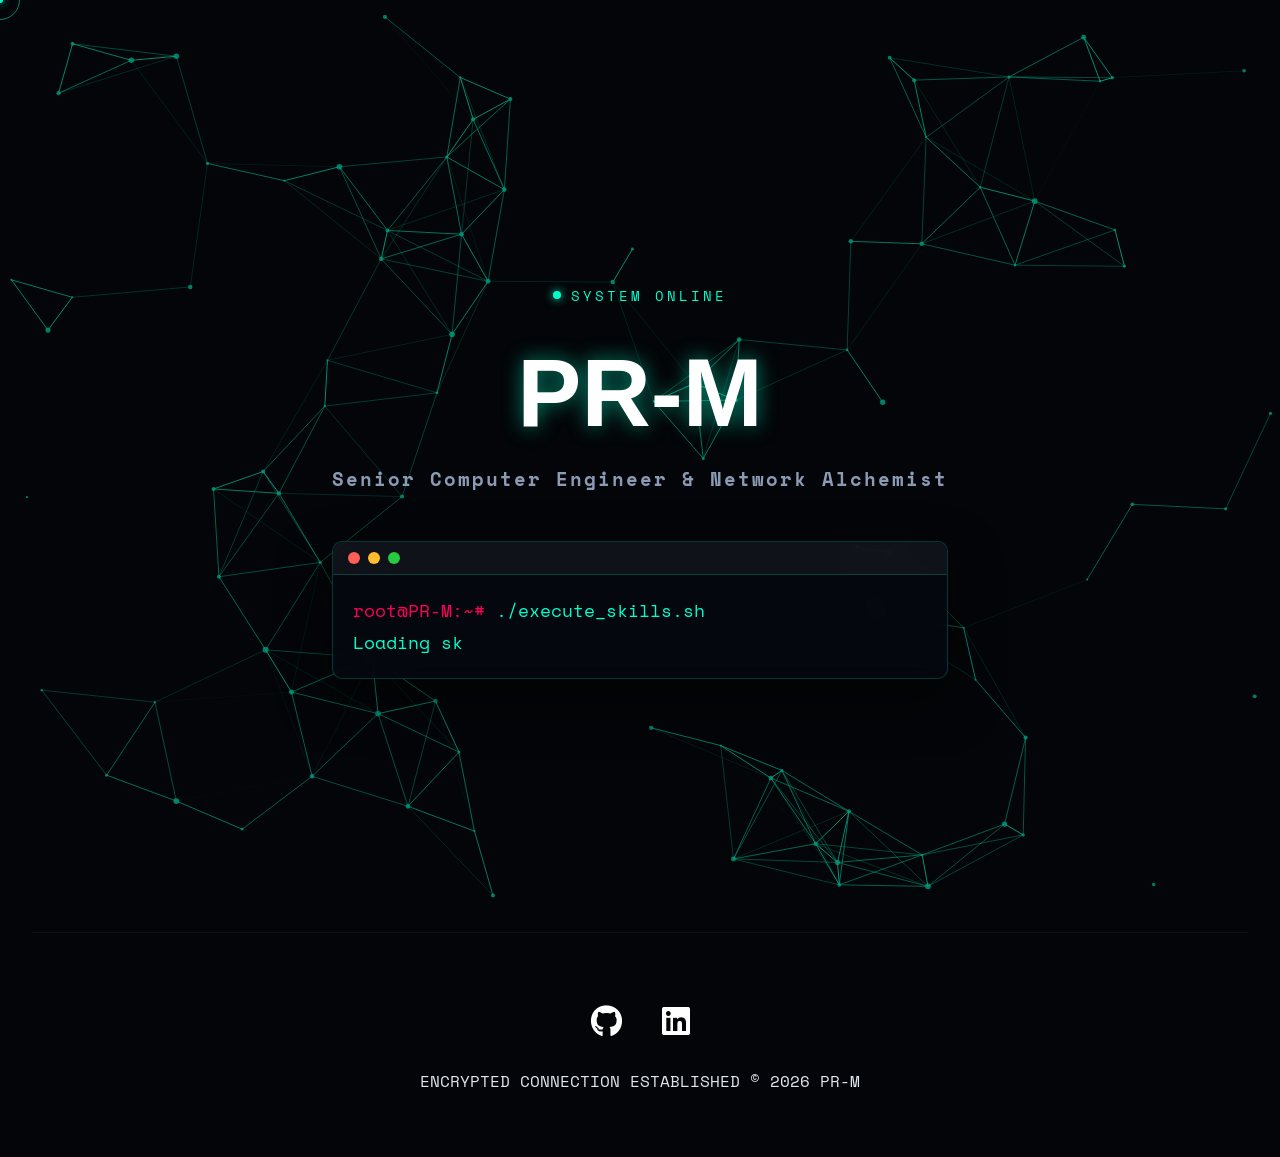
<file: index.html>
<!DOCTYPE html>
<html lang="en">
<head>
    <meta charset="UTF-8">
    <meta name="viewport" content="width=device-width, initial-scale=1.0">
    <title>PR-M | The Ultimate Engineer</title>
    <link href="https://cdnjs.cloudflare.com/ajax/libs/font-awesome/6.4.0/css/all.min.css" rel="stylesheet">
    <link rel="stylesheet" href="style.css">
</head>
<body>

    <div class="cursor-dot" data-cursor></div>
    <div class="cursor-outline" data-cursor></div>

    <canvas id="network-canvas"></canvas>

    <main class="wrapper">
        <header class="hero">
            <div class="hero-content text-glow">
                <p class="sys-status"><span></span> SYSTEM ONLINE</p>
                <h1 class="glitch-title" data-text="PR-M">PR-M</h1>
                <h2 class="hero-role">Senior Computer Engineer & Network Alchemist</h2>
                <div class="terminal-box">
                    <div class="terminal-header">
                        <span class="btn-close"></span>
                        <span class="btn-min"></span>
                        <span class="btn-max"></span>
                    </div>
                    <div class="terminal-body">
                        <p><span class="prompt">root@PR-M:~#</span> ./execute_skills.sh</p>
                        <p class="typewriter" id="typewriter-text"></p>
                    </div>
                </div>
            </div>
        </header>

        
        <footer class="footer">
            <div class="social-links">
                <a href="https://github.com/Scary-technologies" target="_blank" class="hover-glow"><i class="fab fa-github"></i></a>
                <a href="https://www.linkedin.com/in/ali-mirshahi-507948248" target="_blank" class="hover-glow"><i class="fab fa-linkedin"></i></a>
            </div>
            <p>ENCRYPTED CONNECTION ESTABLISHED &copy; 2026 PR-M</p>
        </footer>
    </main>

    <script src="script.js"></script>
</body>
</html>
</file>
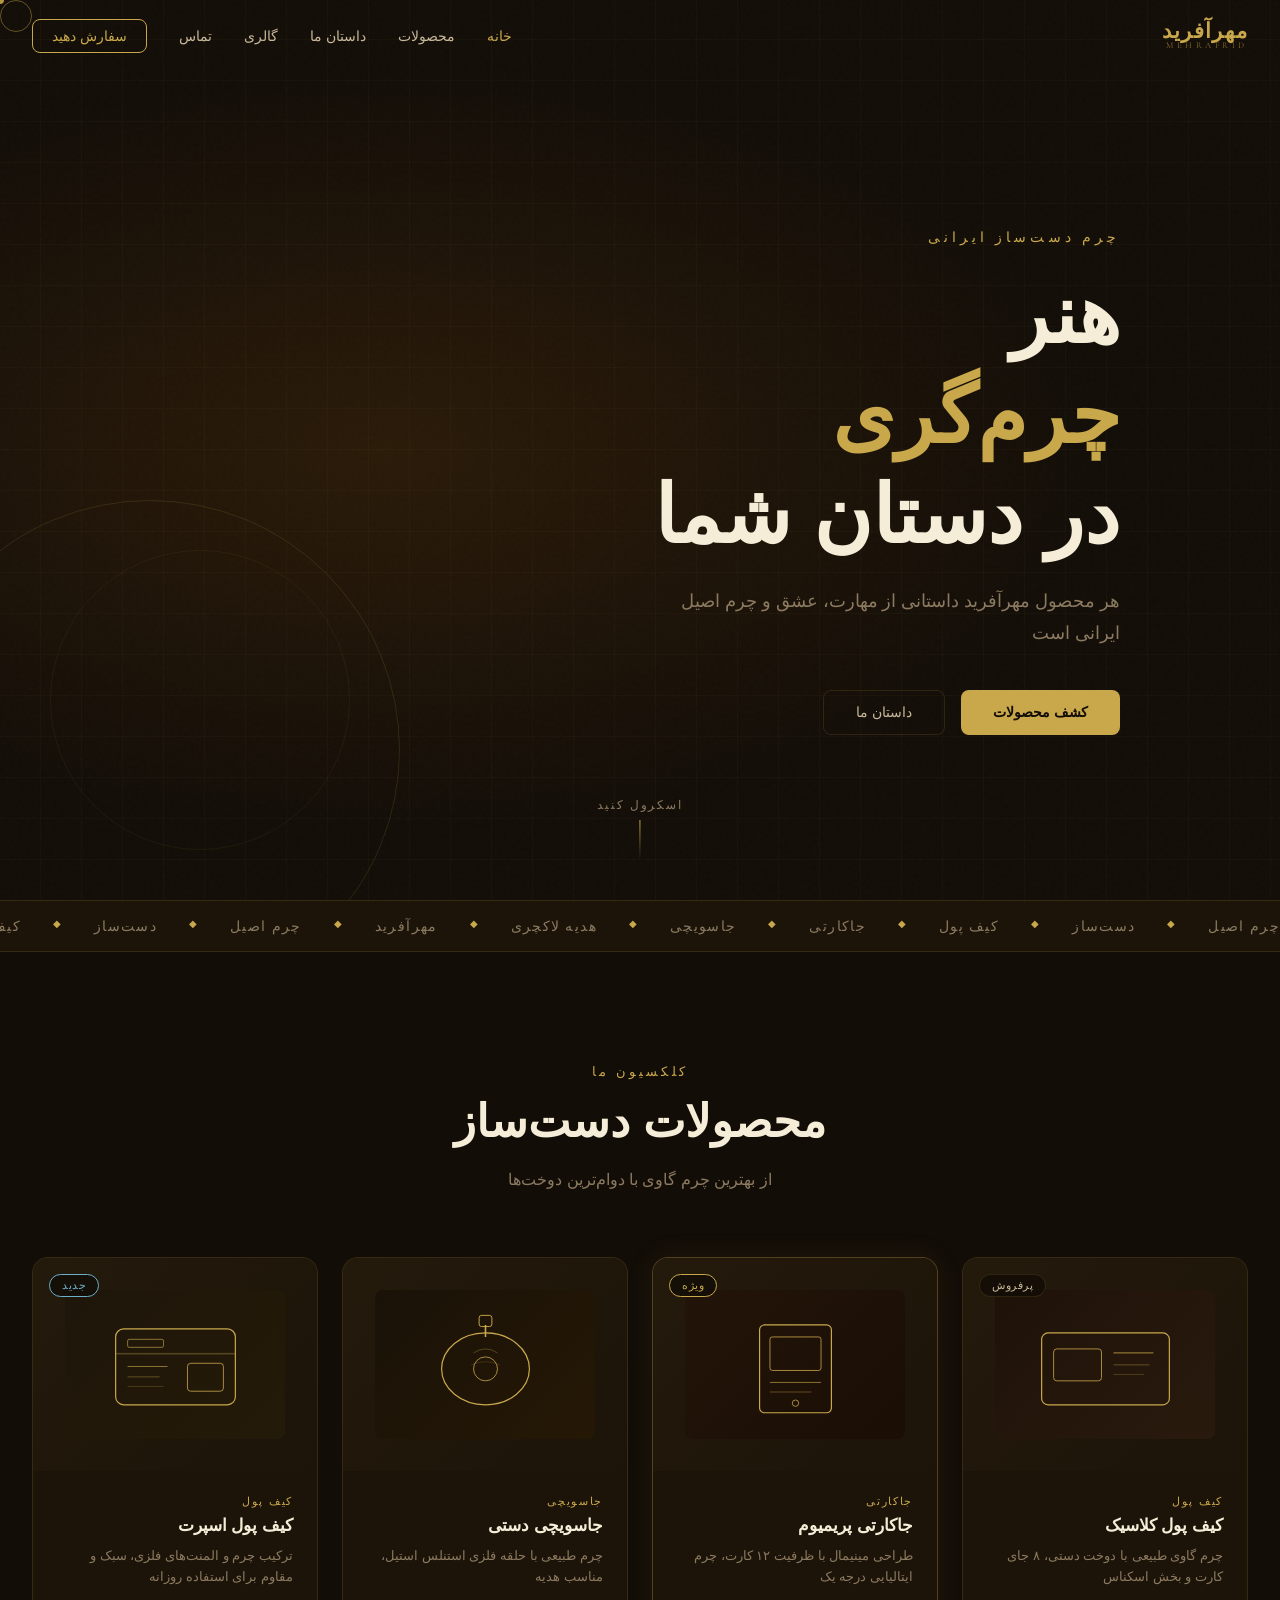
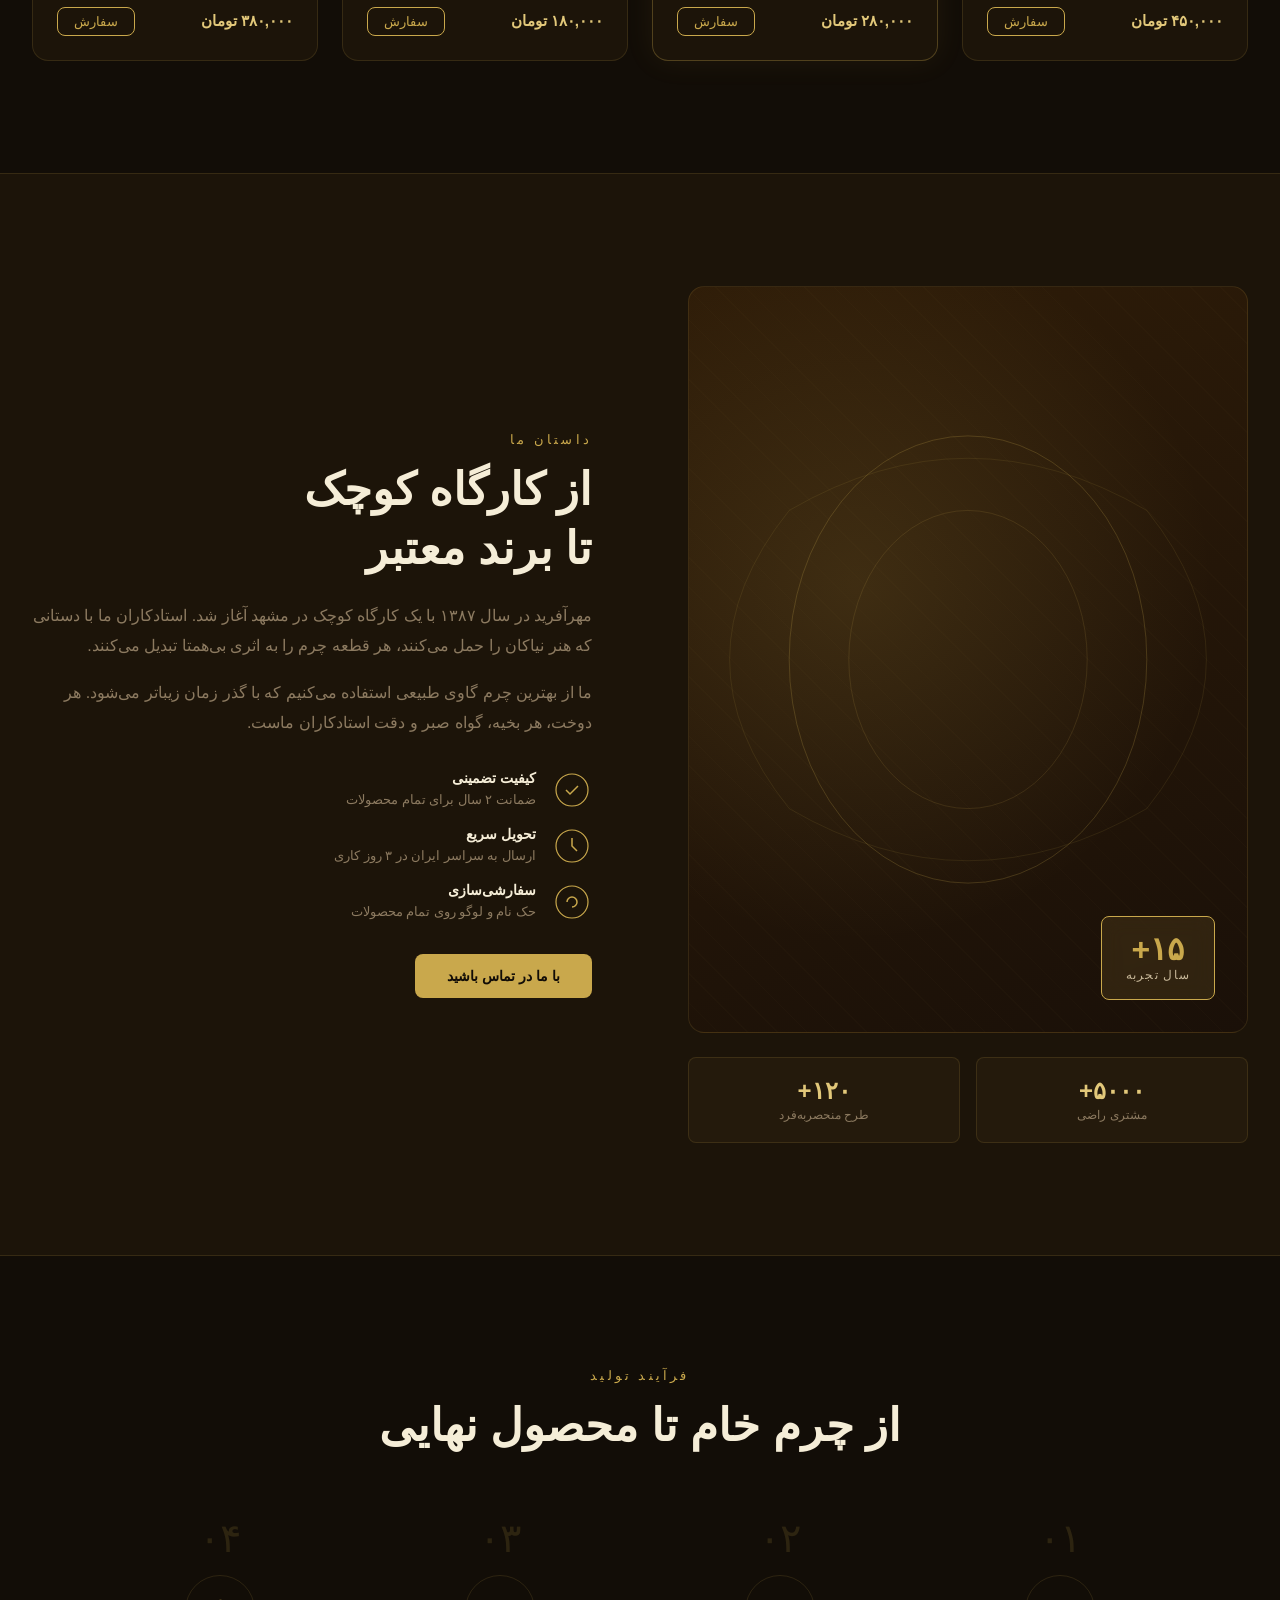
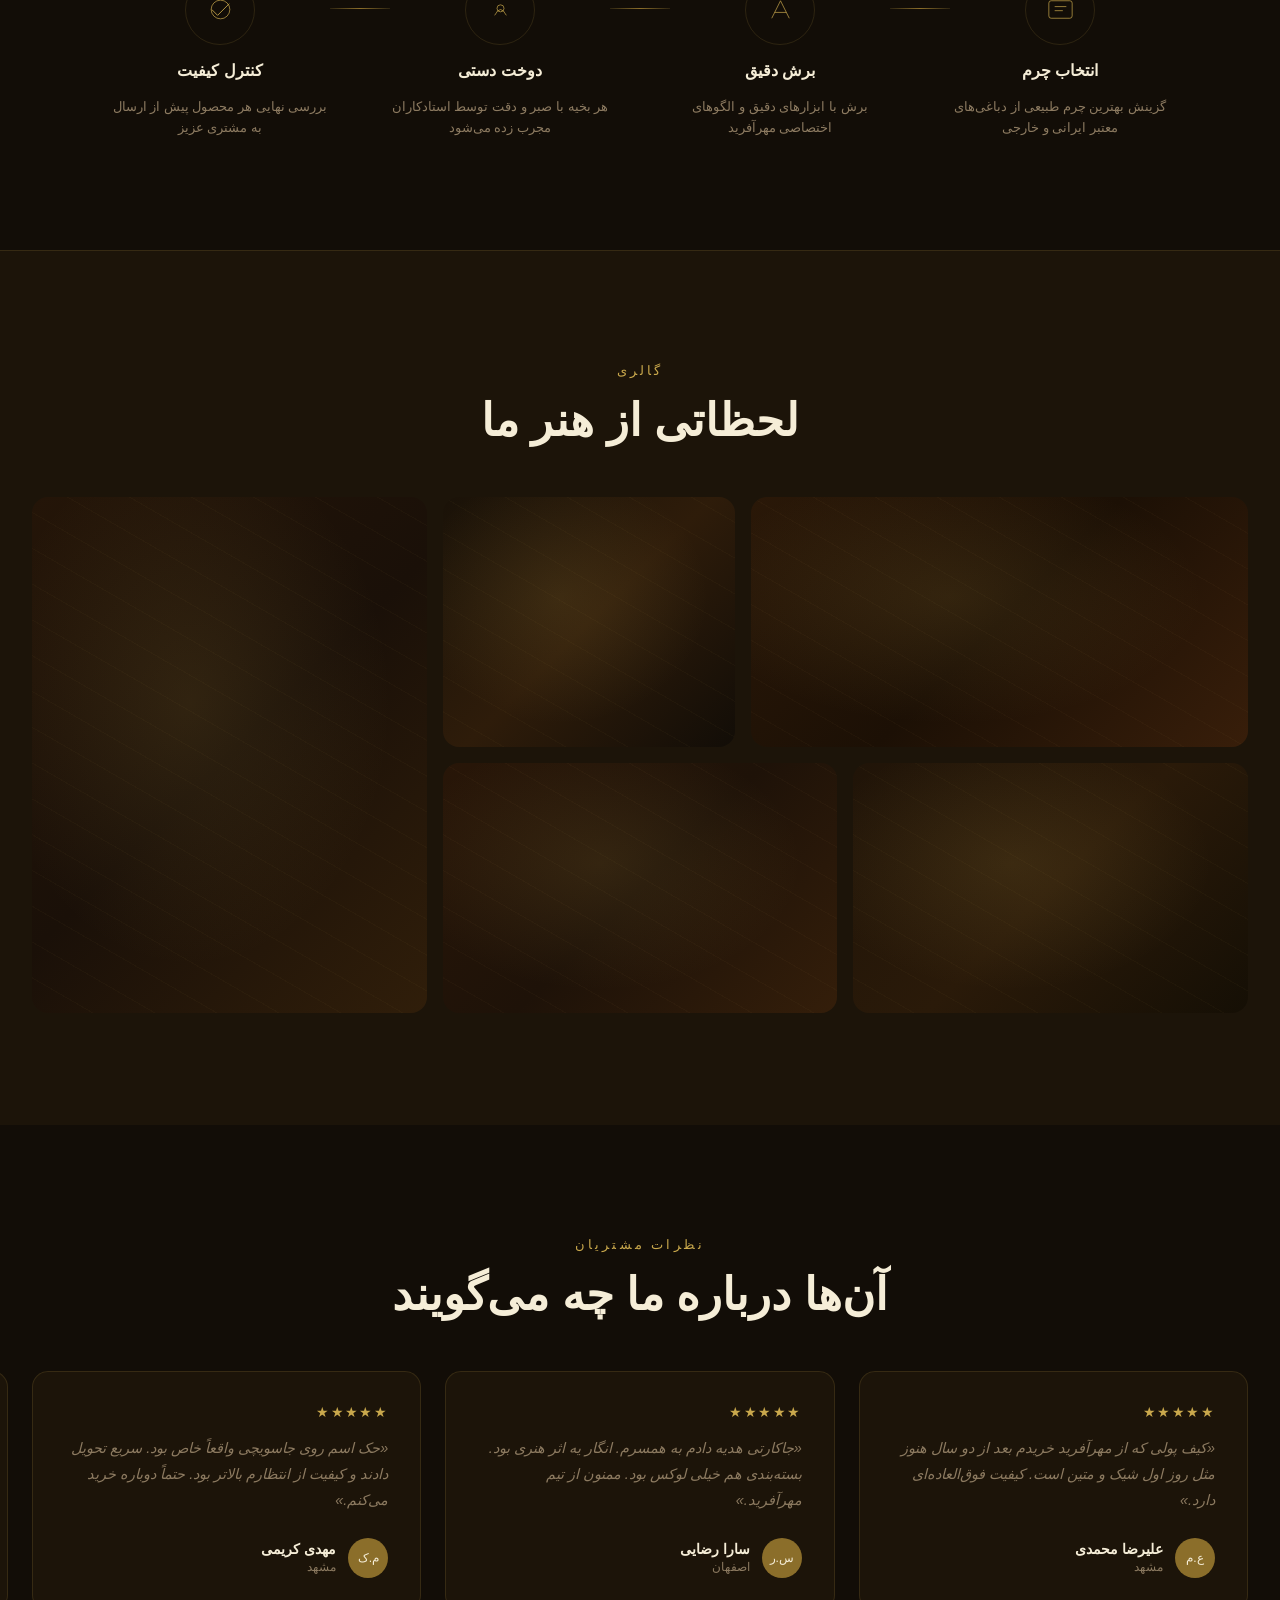
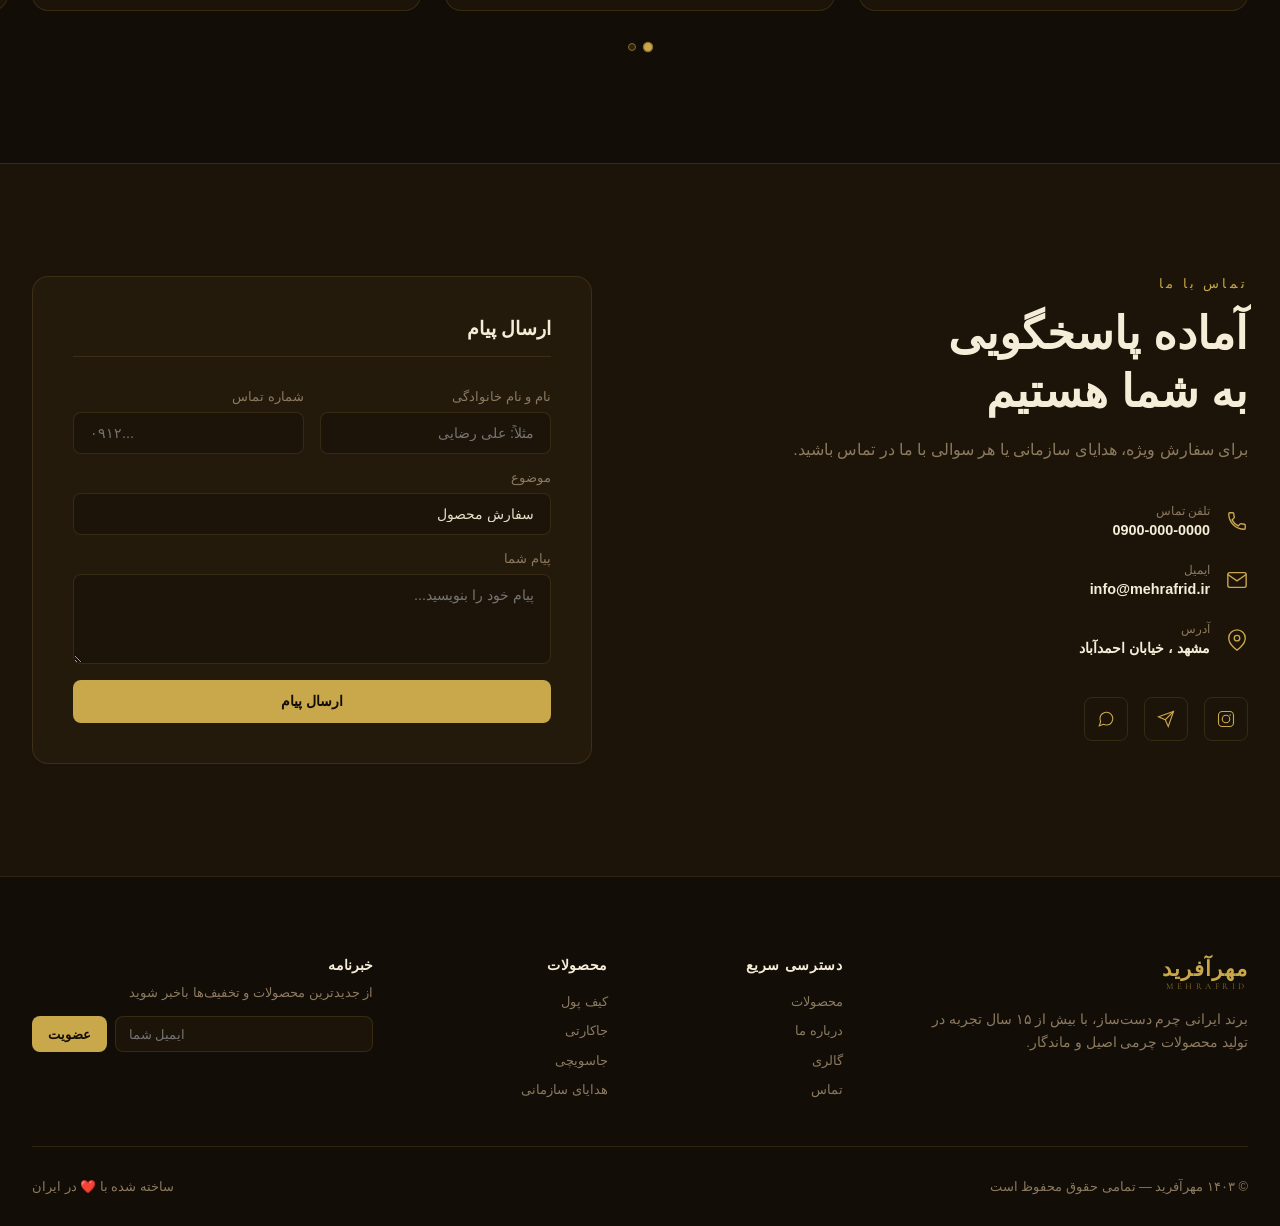
<file: Mehr/index.html>
<!DOCTYPE html>
<html lang="fa" dir="rtl">
<head>
  <meta charset="UTF-8" />
  <meta name="viewport" content="width=device-width, initial-scale=1.0" />
  <title>مهرآفرید | چرم دست‌ساز ایرانی</title>
  <link rel="stylesheet" href="style.css" />
  <link rel="preconnect" href="https://fonts.googleapis.com" />
  <link rel="preconnect" href="https://fonts.gstatic.com" crossorigin />
  <link href="https://fonts.googleapis.com/css2?family=Cormorant+Garamond:wght@300;400;500;600&display=swap" rel="stylesheet" />
</head>
<body>

  <!-- ===== PRELOADER ===== -->
  <div id="preloader">
    <div class="preloader-inner">
      <svg class="preloader-logo" viewBox="0 0 120 60" fill="none" xmlns="http://www.w3.org/2000/svg">
        <path class="logo-path" d="M10 50 Q30 10 60 30 Q90 50 110 10" stroke="#C9A84C" stroke-width="1.5" fill="none"/>
        <circle cx="60" cy="30" r="3" fill="#C9A84C"/>
      </svg>
      <div class="preloader-text">مهرآفرید</div>
      <div class="preloader-bar"><div class="preloader-fill"></div></div>
    </div>
  </div>

  <!-- ===== CURSOR ===== -->
  <div id="cursor"></div>
  <div id="cursor-follower"></div>

  <!-- ===== NAV ===== -->
  <nav id="navbar">
    <div class="nav-inner">
      <div class="nav-logo">
        <span class="logo-fa">مهرآفرید</span>
        <span class="logo-en">MEHRAFRID</span>
      </div>
      <ul class="nav-links">
        <li><a href="#hero">خانه</a></li>
        <li><a href="#products">محصولات</a></li>
        <li><a href="#story">داستان ما</a></li>
        <li><a href="#gallery">گالری</a></li>
        <li><a href="#contact">تماس</a></li>
      </ul>
      <button class="nav-cta">سفارش دهید</button>
      <button class="burger" id="burger" aria-label="منو">
        <span></span><span></span><span></span>
      </button>
    </div>
  </nav>

  <!-- Mobile Menu -->
  <div class="mobile-menu" id="mobileMenu">
    <ul>
      <li><a href="#hero" class="mob-link">خانه</a></li>
      <li><a href="#products" class="mob-link">محصولات</a></li>
      <li><a href="#story" class="mob-link">داستان ما</a></li>
      <li><a href="#gallery" class="mob-link">گالری</a></li>
      <li><a href="#contact" class="mob-link">تماس</a></li>
    </ul>
  </div>

  <!-- ===== HERO ===== -->
  <section id="hero">
    <div class="hero-bg">
      <div class="hero-texture"></div>
      <div class="hero-grain"></div>
    </div>
    <div class="hero-content">
      <div class="hero-eyebrow" data-reveal>چرم دست‌ساز ایرانی</div>
      <h1 class="hero-title" data-reveal>
        <span>هنر</span>
        <span class="title-accent">چرم‌گری</span>
        <span>در دستان شما</span>
      </h1>
      <p class="hero-sub" data-reveal>
        هر محصول مهرآفرید داستانی از مهارت، عشق و چرم اصیل ایرانی است
      </p>
      <div class="hero-actions" data-reveal>
        <a href="#products" class="btn-primary">کشف محصولات</a>
        <a href="#story" class="btn-ghost">داستان ما</a>
      </div>
    </div>
    <div class="hero-scroll-hint">
      <span>اسکرول کنید</span>
      <div class="scroll-line"></div>
    </div>
    <div class="hero-deco">
      <div class="deco-circle c1"></div>
      <div class="deco-circle c2"></div>
    </div>
  </section>

  <!-- ===== MARQUEE ===== -->
  <div class="marquee-wrap">
    <div class="marquee-track">
      <span>چرم اصیل</span><span class="dot">◆</span>
      <span>دست‌ساز</span><span class="dot">◆</span>
      <span>کیف پول</span><span class="dot">◆</span>
      <span>جاکارتی</span><span class="dot">◆</span>
      <span>جاسویچی</span><span class="dot">◆</span>
      <span>هدیه لاکچری</span><span class="dot">◆</span>
      <span>مهرآفرید</span><span class="dot">◆</span>
      <span>چرم اصیل</span><span class="dot">◆</span>
      <span>دست‌ساز</span><span class="dot">◆</span>
      <span>کیف پول</span><span class="dot">◆</span>
      <span>جاکارتی</span><span class="dot">◆</span>
      <span>جاسویچی</span><span class="dot">◆</span>
      <span>هدیه لاکچری</span><span class="dot">◆</span>
      <span>مهرآفرید</span><span class="dot">◆</span>
    </div>
  </div>

  <!-- ===== PRODUCTS ===== -->
  <section id="products">
    <div class="section-header" data-reveal>
      <div class="section-eyebrow">کلکسیون ما</div>
      <h2 class="section-title">محصولات دست‌ساز</h2>
      <p class="section-sub">از بهترین چرم گاوی با دوام‌ترین دوخت‌ها</p>
    </div>

    <div class="products-grid">

      <div class="product-card" data-reveal data-delay="0">
        <div class="product-visual">
          <div class="product-img-wrap">
            <div class="product-placeholder p1">
              <svg viewBox="0 0 200 140" xmlns="http://www.w3.org/2000/svg">
                <rect x="20" y="30" width="160" height="90" rx="8" fill="none" stroke="#C9A84C" stroke-width="1.5"/>
                <rect x="35" y="50" width="60" height="40" rx="4" fill="none" stroke="#C9A84C" stroke-width="1"/>
                <line x1="110" y1="55" x2="160" y2="55" stroke="#C9A84C" stroke-width="1"/>
                <line x1="110" y1="70" x2="155" y2="70" stroke="#C9A84C" stroke-width="0.8" stroke-opacity="0.6"/>
                <line x1="110" y1="82" x2="148" y2="82" stroke="#C9A84C" stroke-width="0.8" stroke-opacity="0.4"/>
              </svg>
            </div>
          </div>
          <div class="product-tag">پرفروش</div>
        </div>
        <div class="product-info">
          <div class="product-cat">کیف پول</div>
          <h3 class="product-name">کیف پول کلاسیک</h3>
          <p class="product-desc">چرم گاوی طبیعی با دوخت دستی، ۸ جای کارت و بخش اسکناس</p>
          <div class="product-footer">
            <span class="product-price">۴۵۰,۰۰۰ تومان</span>
            <button class="btn-add">سفارش</button>
          </div>
        </div>
      </div>

      <div class="product-card featured" data-reveal data-delay="100">
        <div class="product-visual">
          <div class="product-img-wrap">
            <div class="product-placeholder p2">
              <svg viewBox="0 0 200 140" xmlns="http://www.w3.org/2000/svg">
                <rect x="55" y="20" width="90" height="110" rx="6" fill="none" stroke="#C9A84C" stroke-width="1.5"/>
                <rect x="68" y="35" width="64" height="42" rx="3" fill="none" stroke="#C9A84C" stroke-width="1"/>
                <line x1="68" y1="92" x2="132" y2="92" stroke="#C9A84C" stroke-width="0.8"/>
                <line x1="68" y1="104" x2="120" y2="104" stroke="#C9A84C" stroke-width="0.8" stroke-opacity="0.6"/>
                <circle cx="100" cy="118" r="4" fill="none" stroke="#C9A84C" stroke-width="1"/>
              </svg>
            </div>
          </div>
          <div class="product-tag gold">ویژه</div>
        </div>
        <div class="product-info">
          <div class="product-cat">جاکارتی</div>
          <h3 class="product-name">جاکارتی پریمیوم</h3>
          <p class="product-desc">طراحی مینیمال با ظرفیت ۱۲ کارت، چرم ایتالیایی درجه یک</p>
          <div class="product-footer">
            <span class="product-price">۲۸۰,۰۰۰ تومان</span>
            <button class="btn-add">سفارش</button>
          </div>
        </div>
      </div>

      <div class="product-card" data-reveal data-delay="200">
        <div class="product-visual">
          <div class="product-img-wrap">
            <div class="product-placeholder p3">
              <svg viewBox="0 0 200 140" xmlns="http://www.w3.org/2000/svg">
                <ellipse cx="100" cy="75" rx="55" ry="45" fill="none" stroke="#C9A84C" stroke-width="1.5"/>
                <circle cx="100" cy="75" r="15" fill="none" stroke="#C9A84C" stroke-width="1"/>
                <line x1="100" y1="20" x2="100" y2="35" stroke="#C9A84C" stroke-width="2"/>
                <rect x="92" y="8" width="16" height="14" rx="3" fill="none" stroke="#C9A84C" stroke-width="1.2"/>
                <path d="M85 55 Q100 45 115 55" fill="none" stroke="#C9A84C" stroke-width="0.8" stroke-opacity="0.5"/>
                <path d="M82 70 Q100 62 118 70" fill="none" stroke="#C9A84C" stroke-width="0.8" stroke-opacity="0.3"/>
              </svg>
            </div>
          </div>
        </div>
        <div class="product-info">
          <div class="product-cat">جاسویچی</div>
          <h3 class="product-name">جاسویچی دستی</h3>
          <p class="product-desc">چرم طبیعی با حلقه فلزی استنلس استیل، مناسب هدیه</p>
          <div class="product-footer">
            <span class="product-price">۱۸۰,۰۰۰ تومان</span>
            <button class="btn-add">سفارش</button>
          </div>
        </div>
      </div>

      <div class="product-card" data-reveal data-delay="300">
        <div class="product-visual">
          <div class="product-img-wrap">
            <div class="product-placeholder p4">
              <svg viewBox="0 0 200 140" xmlns="http://www.w3.org/2000/svg">
                <rect x="25" y="25" width="150" height="95" rx="10" fill="none" stroke="#C9A84C" stroke-width="1.5"/>
                <rect x="25" y="55" width="150" height="2" fill="#C9A84C" fill-opacity="0.3"/>
                <rect x="40" y="38" width="45" height="10" rx="2" fill="none" stroke="#C9A84C" stroke-width="0.8"/>
                <line x1="40" y1="72" x2="90" y2="72" stroke="#C9A84C" stroke-width="0.8"/>
                <line x1="40" y1="85" x2="80" y2="85" stroke="#C9A84C" stroke-width="0.8" stroke-opacity="0.6"/>
                <line x1="40" y1="97" x2="85" y2="97" stroke="#C9A84C" stroke-width="0.8" stroke-opacity="0.4"/>
                <rect x="115" y="68" width="45" height="35" rx="4" fill="none" stroke="#C9A84C" stroke-width="1"/>
              </svg>
            </div>
          </div>
          <div class="product-tag new">جدید</div>
        </div>
        <div class="product-info">
          <div class="product-cat">کیف پول</div>
          <h3 class="product-name">کیف پول اسپرت</h3>
          <p class="product-desc">ترکیب چرم و المنت‌های فلزی، سبک و مقاوم برای استفاده روزانه</p>
          <div class="product-footer">
            <span class="product-price">۳۸۰,۰۰۰ تومان</span>
            <button class="btn-add">سفارش</button>
          </div>
        </div>
      </div>

    </div>
  </section>

  <!-- ===== STORY ===== -->
  <section id="story">
    <div class="story-inner">
      <div class="story-visual" data-reveal>
        <div class="story-img-frame">
          <div class="story-img-bg"></div>
          <div class="story-badge">
            <span class="badge-num">۱۵+</span>
            <span class="badge-label">سال تجربه</span>
          </div>
        </div>
        <div class="story-stat-row">
          <div class="story-stat">
            <span class="stat-n">۵۰۰۰+</span>
            <span class="stat-l">مشتری راضی</span>
          </div>
          <div class="story-stat">
            <span class="stat-n">۱۲۰+</span>
            <span class="stat-l">طرح منحصربه‌فرد</span>
          </div>
        </div>
      </div>
      <div class="story-text" data-reveal>
        <div class="section-eyebrow">داستان ما</div>
        <h2 class="section-title">از کارگاه کوچک<br/>تا برند معتبر</h2>
        <p>
          مهرآفرید در سال ۱۳۸۷ با یک کارگاه کوچک در مشهد آغاز شد. استادکاران ما با دستانی که هنر نیاکان را حمل می‌کنند، هر قطعه چرم را به اثری بی‌همتا تبدیل می‌کنند.
        </p>
        <p>
          ما از بهترین چرم گاوی طبیعی استفاده می‌کنیم که با گذر زمان زیباتر می‌شود. هر دوخت، هر بخیه، گواه صبر و دقت استادکاران ماست.
        </p>
        <div class="story-values">
          <div class="value-item">
            <div class="value-icon">
              <svg viewBox="0 0 40 40" fill="none"><circle cx="20" cy="20" r="16" stroke="#C9A84C" stroke-width="1.2"/><path d="M14 20l4 4 8-8" stroke="#C9A84C" stroke-width="1.5"/></svg>
            </div>
            <div>
              <strong>کیفیت تضمینی</strong>
              <span>ضمانت ۲ سال برای تمام محصولات</span>
            </div>
          </div>
          <div class="value-item">
            <div class="value-icon">
              <svg viewBox="0 0 40 40" fill="none"><circle cx="20" cy="20" r="16" stroke="#C9A84C" stroke-width="1.2"/><path d="M20 12v8l5 5" stroke="#C9A84C" stroke-width="1.5"/></svg>
            </div>
            <div>
              <strong>تحویل سریع</strong>
              <span>ارسال به سراسر ایران در ۳ روز کاری</span>
            </div>
          </div>
          <div class="value-item">
            <div class="value-icon">
              <svg viewBox="0 0 40 40" fill="none"><circle cx="20" cy="20" r="16" stroke="#C9A84C" stroke-width="1.2"/><path d="M15 20c0-2.76 2.24-5 5-5s5 2.24 5 5-2.24 5-5 5" stroke="#C9A84C" stroke-width="1.5"/></svg>
            </div>
            <div>
              <strong>سفارشی‌سازی</strong>
              <span>حک نام و لوگو روی تمام محصولات</span>
            </div>
          </div>
        </div>
        <a href="#contact" class="btn-primary">با ما در تماس باشید</a>
      </div>
    </div>
  </section>

  <!-- ===== PROCESS ===== -->
  <section id="process">
    <div class="process-header" data-reveal>
      <div class="section-eyebrow">فرآیند تولید</div>
      <h2 class="section-title">از چرم خام تا محصول نهایی</h2>
    </div>
    <div class="process-steps">
      <div class="process-step" data-reveal data-delay="0">
        <div class="step-num">۰۱</div>
        <div class="step-icon">
          <svg viewBox="0 0 60 60" fill="none"><rect x="10" y="15" width="40" height="30" rx="4" stroke="#C9A84C" stroke-width="1.2"/><path d="M20 25h20M20 32h14" stroke="#C9A84C" stroke-width="1.2"/></svg>
        </div>
        <h4>انتخاب چرم</h4>
        <p>گزینش بهترین چرم طبیعی از دباغی‌های معتبر ایرانی و خارجی</p>
      </div>
      <div class="step-connector" data-reveal></div>
      <div class="process-step" data-reveal data-delay="150">
        <div class="step-num">۰۲</div>
        <div class="step-icon">
          <svg viewBox="0 0 60 60" fill="none"><path d="M15 45 L30 15 L45 45" stroke="#C9A84C" stroke-width="1.2" fill="none"/><path d="M20 35h20" stroke="#C9A84C" stroke-width="1.2"/></svg>
        </div>
        <h4>برش دقیق</h4>
        <p>برش با ابزارهای دقیق و الگوهای اختصاصی مهرآفرید</p>
      </div>
      <div class="step-connector" data-reveal></div>
      <div class="process-step" data-reveal data-delay="300">
        <div class="step-num">۰۳</div>
        <div class="step-icon">
          <svg viewBox="0 0 60 60" fill="none"><path d="M20 40 Q30 20 40 40" stroke="#C9A84C" stroke-width="1.2" fill="none"/><circle cx="30" cy="28" r="6" stroke="#C9A84C" stroke-width="1.2"/></svg>
        </div>
        <h4>دوخت دستی</h4>
        <p>هر بخیه با صبر و دقت توسط استادکاران مجرب زده می‌شود</p>
      </div>
      <div class="step-connector" data-reveal></div>
      <div class="process-step" data-reveal data-delay="450">
        <div class="step-num">۰۴</div>
        <div class="step-icon">
          <svg viewBox="0 0 60 60" fill="none"><path d="M15 30 L25 40 L45 20" stroke="#C9A84C" stroke-width="1.5"/><circle cx="30" cy="30" r="16" stroke="#C9A84C" stroke-width="1.2"/></svg>
        </div>
        <h4>کنترل کیفیت</h4>
        <p>بررسی نهایی هر محصول پیش از ارسال به مشتری عزیز</p>
      </div>
    </div>
  </section>

  <!-- ===== GALLERY ===== -->
  <section id="gallery">
    <div class="gallery-header" data-reveal>
      <div class="section-eyebrow">گالری</div>
      <h2 class="section-title">لحظاتی از هنر ما</h2>
    </div>
    <div class="gallery-grid">
      <div class="gallery-item gi-1" data-reveal>
        <div class="gallery-content">
          <div class="gallery-placeholder gp1"></div>
          <div class="gallery-overlay"><span>کیف پول کلاسیک</span></div>
        </div>
      </div>
      <div class="gallery-item gi-2" data-reveal data-delay="50">
        <div class="gallery-content">
          <div class="gallery-placeholder gp2"></div>
          <div class="gallery-overlay"><span>جزئیات دوخت</span></div>
        </div>
      </div>
      <div class="gallery-item gi-3" data-reveal data-delay="100">
        <div class="gallery-content">
          <div class="gallery-placeholder gp3"></div>
          <div class="gallery-overlay"><span>جاکارتی پریمیوم</span></div>
        </div>
      </div>
      <div class="gallery-item gi-4" data-reveal data-delay="150">
        <div class="gallery-content">
          <div class="gallery-placeholder gp4"></div>
          <div class="gallery-overlay"><span>جاسویچی دستی</span></div>
        </div>
      </div>
      <div class="gallery-item gi-5" data-reveal data-delay="200">
        <div class="gallery-content">
          <div class="gallery-placeholder gp5"></div>
          <div class="gallery-overlay"><span>کارگاه مهرآفرید</span></div>
        </div>
      </div>
    </div>
  </section>

  <!-- ===== TESTIMONIALS ===== -->
  <section id="testimonials">
    <div class="testimonials-inner">
      <div class="section-header" data-reveal>
        <div class="section-eyebrow">نظرات مشتریان</div>
        <h2 class="section-title">آن‌ها درباره ما چه می‌گویند</h2>
      </div>
      <div class="testimonials-track" id="testimonialsTrack">
        <div class="testimonial-card">
          <div class="t-stars">★★★★★</div>
          <p>«کیف پولی که از مهرآفرید خریدم بعد از دو سال هنوز مثل روز اول شیک و متین است. کیفیت فوق‌العاده‌ای دارد.»</p>
          <div class="t-author">
            <div class="t-avatar">ع.م</div>
            <div><strong>علیرضا محمدی</strong><span>مشهد</span></div>
          </div>
        </div>
        <div class="testimonial-card">
          <div class="t-stars">★★★★★</div>
          <p>«جاکارتی هدیه دادم به همسرم. انگار یه اثر هنری بود. بسته‌بندی هم خیلی لوکس بود. ممنون از تیم مهرآفرید.»</p>
          <div class="t-author">
            <div class="t-avatar">س.ر</div>
            <div><strong>سارا رضایی</strong><span>اصفهان</span></div>
          </div>
        </div>
        <div class="testimonial-card">
          <div class="t-stars">★★★★★</div>
          <p>«حک اسم روی جاسویچی واقعاً خاص بود. سریع تحویل دادند و کیفیت از انتظارم بالاتر بود. حتماً دوباره خرید می‌کنم.»</p>
          <div class="t-author">
            <div class="t-avatar">م.ک</div>
            <div><strong>مهدی کریمی</strong><span>مشهد</span></div>
          </div>
        </div>
        <div class="testimonial-card">
          <div class="t-stars">★★★★★</div>
          <p>«برای هدیه شرکتی بیست تا جاکارتی سفارش دادم. لوگوی شرکت روشون حک شده بود. همه همکارام خیلی خوشحال شدن.»</p>
          <div class="t-author">
            <div class="t-avatar">ن.ا</div>
            <div><strong>نرگس احمدی</strong><span>شیراز</span></div>
          </div>
        </div>
      </div>
      <div class="testimonials-dots" id="tDots"></div>
    </div>
  </section>

  <!-- ===== CONTACT ===== -->
  <section id="contact">
    <div class="contact-inner">
      <div class="contact-info" data-reveal>
        <div class="section-eyebrow">تماس با ما</div>
        <h2 class="section-title">آماده پاسخگویی<br/>به شما هستیم</h2>
        <p>برای سفارش ویژه، هدایای سازمانی یا هر سوالی با ما در تماس باشید.</p>
        <div class="contact-items">
          <div class="contact-item">
            <svg viewBox="0 0 24 24" fill="none"><path d="M6.62 10.79a15.05 15.05 0 006.59 6.59l2.2-2.2a1 1 0 011.01-.24c1.12.37 2.33.57 3.58.57a1 1 0 011 1V20a1 1 0 01-1 1A17 17 0 013 4a1 1 0 011-1h3.5a1 1 0 011 1c0 1.25.2 2.45.57 3.57a1 1 0 01-.25 1.02l-2.2 2.2z" stroke="#C9A84C" stroke-width="1.5"/></svg>
            <div>
              <span>تلفن تماس</span>
              <strong dir="ltr">0900-000-0000</strong>
            </div>
          </div>
          <div class="contact-item">
            <svg viewBox="0 0 24 24" fill="none"><path d="M4 4h16c1.1 0 2 .9 2 2v12c0 1.1-.9 2-2 2H4c-1.1 0-2-.9-2-2V6c0-1.1.9-2 2-2z" stroke="#C9A84C" stroke-width="1.5"/><polyline points="22,6 12,13 2,6" stroke="#C9A84C" stroke-width="1.5"/></svg>
            <div>
              <span>ایمیل</span>
              <strong>info@mehrafrid.ir</strong>
            </div>
          </div>
          <div class="contact-item">
            <svg viewBox="0 0 24 24" fill="none"><path d="M21 10c0 7-9 13-9 13s-9-6-9-13a9 9 0 0118 0z" stroke="#C9A84C" stroke-width="1.5"/><circle cx="12" cy="10" r="3" stroke="#C9A84C" stroke-width="1.5"/></svg>
            <div>
              <span>آدرس</span>
              <strong>مشهد ، خیابان احمدآباد</strong>
            </div>
          </div>
        </div>
        <div class="social-links">
          <a href="#" class="social-link" aria-label="اینستاگرام">
            <svg viewBox="0 0 24 24" fill="none"><rect x="2" y="2" width="20" height="20" rx="5" stroke="#C9A84C" stroke-width="1.5"/><circle cx="12" cy="12" r="5" stroke="#C9A84C" stroke-width="1.5"/><circle cx="17.5" cy="6.5" r="1" fill="#C9A84C"/></svg>
          </a>
          <a href="#" class="social-link" aria-label="تلگرام">
            <svg viewBox="0 0 24 24" fill="none"><path d="M22 2L11 13" stroke="#C9A84C" stroke-width="1.5"/><path d="M22 2L15 22l-4-9-9-4 20-7z" stroke="#C9A84C" stroke-width="1.5"/></svg>
          </a>
          <a href="#" class="social-link" aria-label="واتساپ">
            <svg viewBox="0 0 24 24" fill="none"><path d="M21 11.5a8.38 8.38 0 01-.9 3.8 8.5 8.5 0 01-7.6 4.7 8.38 8.38 0 01-3.8-.9L3 21l1.9-5.7a8.38 8.38 0 01-.9-3.8 8.5 8.5 0 014.7-7.6 8.38 8.38 0 013.8-.9h.5a8.48 8.48 0 018 8v.5z" stroke="#C9A84C" stroke-width="1.5"/></svg>
          </a>
        </div>
      </div>

      <div class="contact-form-wrap" data-reveal>
        <form class="contact-form" id="contactForm">
          <h3>ارسال پیام</h3>
          <div class="form-row">
            <div class="form-group">
              <label>نام و نام خانوادگی</label>
              <input type="text" placeholder="مثلاً: علی رضایی" required />
            </div>
            <div class="form-group">
              <label>شماره تماس</label>
              <input type="tel" placeholder="۰۹۱۲..." dir="ltr" required />
            </div>
          </div>
          <div class="form-group">
            <label>موضوع</label>
            <select>
              <option>سفارش محصول</option>
              <option>هدایای سازمانی</option>
              <option>سفارشی‌سازی</option>
              <option>سایر</option>
            </select>
          </div>
          <div class="form-group">
            <label>پیام شما</label>
            <textarea placeholder="پیام خود را بنویسید..." rows="4"></textarea>
          </div>
          <button type="submit" class="btn-primary btn-full">ارسال پیام</button>
        </form>
        <div class="form-success" id="formSuccess">
          <svg viewBox="0 0 60 60" fill="none"><circle cx="30" cy="30" r="26" stroke="#C9A84C" stroke-width="1.5"/><path d="M20 30l8 8 14-14" stroke="#C9A84C" stroke-width="2"/></svg>
          <h4>پیام شما ارسال شد!</h4>
          <p>به زودی با شما تماس خواهیم گرفت</p>
        </div>
      </div>
    </div>
  </section>

  <!-- ===== FOOTER ===== -->
  <footer id="footer">
    <div class="footer-inner">
      <div class="footer-brand">
        <div class="footer-logo">
          <span class="logo-fa">مهرآفرید</span>
          <span class="logo-en">MEHRAFRID</span>
        </div>
        <p>برند ایرانی چرم دست‌ساز، با بیش از ۱۵ سال تجربه در تولید محصولات چرمی اصیل و ماندگار.</p>
      </div>
      <div class="footer-links">
        <h5>دسترسی سریع</h5>
        <ul>
          <li><a href="#products">محصولات</a></li>
          <li><a href="#story">درباره ما</a></li>
          <li><a href="#gallery">گالری</a></li>
          <li><a href="#contact">تماس</a></li>
        </ul>
      </div>
      <div class="footer-links">
        <h5>محصولات</h5>
        <ul>
          <li><a href="#">کیف پول</a></li>
          <li><a href="#">جاکارتی</a></li>
          <li><a href="#">جاسویچی</a></li>
          <li><a href="#">هدایای سازمانی</a></li>
        </ul>
      </div>
      <div class="footer-newsletter">
        <h5>خبرنامه</h5>
        <p>از جدیدترین محصولات و تخفیف‌ها باخبر شوید</p>
        <div class="newsletter-form">
          <input type="email" placeholder="ایمیل شما" dir="ltr" />
          <button>عضویت</button>
        </div>
      </div>
    </div>
    <div class="footer-bottom">
      <p>© ۱۴۰۳ مهرآفرید — تمامی حقوق محفوظ است</p>
      <p>ساخته شده با ❤️ در ایران</p>
    </div>
  </footer>

  <script src="script.js"></script>
</body>
</html>
</file>
<file: style.css>
@import url('https://fonts.googleapis.com/css2?family=Space+Mono:ital,wght@0,400;0,700;1,400&family=Syncopate:wght@400;700&display=swap');

:root {
    --bg: #030508;
    --primary: #00ffcc;
    --secondary: #7000ff;
    --text: #e0e6ed;
    --surface: rgba(10, 14, 23, 0.6);
    --glass-border: rgba(0, 255, 204, 0.2);
}

* {
    margin: 0;
    padding: 0;
    box-sizing: border-box;
    cursor: none; /* Hides default cursor */
}

body {
    background-color: var(--bg);
    color: var(--text);
    font-family: 'Space Mono', monospace;
    overflow-x: hidden;
}

/* Custom Cursor */
.cursor-dot, .cursor-outline {
    position: fixed;
    top: 0;
    left: 0;
    transform: translate(-50%, -50%);
    border-radius: 50%;
    z-index: 9999;
    pointer-events: none;
}

.cursor-dot {
    width: 6px;
    height: 6px;
    background-color: var(--primary);
    box-shadow: 0 0 10px var(--primary);
}

.cursor-outline {
    width: 40px;
    height: 40px;
    border: 1px solid rgba(0, 255, 204, 0.5);
    transition: width 0.2s, height 0.2s, background-color 0.2s;
}

/* Canvas Background */
#network-canvas {
    position: fixed;
    top: 0;
    left: 0;
    width: 100vw;
    height: 100vh;
    z-index: -1;
    opacity: 0.6;
}

.wrapper {
    position: relative;
    z-index: 1;
    max-width: 1300px;
    margin: 0 auto;
    padding: 2rem;
}

/* Hero Section */
.hero {
    min-height: 100vh;
    display: flex;
    flex-direction: column;
    justify-content: center;
    align-items: center;
    text-align: center;
}

.sys-status {
    color: var(--primary);
    font-size: 0.9rem;
    letter-spacing: 3px;
    margin-bottom: 2rem;
    display: flex;
    align-items: center;
    justify-content: center;
    gap: 10px;
}

.sys-status span {
    width: 8px;
    height: 8px;
    background: var(--primary);
    border-radius: 50%;
    box-shadow: 0 0 10px var(--primary);
    animation: blink 1.5s infinite;
}

.glitch-title {
    font-family: 'Syncopate', sans-serif;
    font-size: 6rem;
    font-weight: 700;
    color: #fff;
    text-transform: uppercase;
    text-shadow: 0 0 20px rgba(0, 255, 204, 0.5);
    margin-bottom: 1rem;
    position: relative;
}

.hero-role {
    font-size: 1.2rem;
    color: #8b9bb4;
    margin-bottom: 3rem;
    letter-spacing: 2px;
}

/* Terminal Box */
.terminal-box {
    background: rgba(5, 8, 15, 0.8);
    border: 1px solid var(--glass-border);
    border-radius: 10px;
    width: 100%;
    max-width: 700px;
    text-align: left;
    backdrop-filter: blur(10px);
    box-shadow: 0 20px 50px rgba(0,0,0,0.5);
}

.terminal-header {
    background: rgba(255,255,255,0.05);
    padding: 10px 15px;
    border-bottom: 1px solid var(--glass-border);
    border-top-left-radius: 10px;
    border-top-right-radius: 10px;
    display: flex;
    gap: 8px;
}

.btn-close, .btn-min, .btn-max {
    width: 12px;
    height: 12px;
    border-radius: 50%;
}
.btn-close { background: #ff5f56; }
.btn-min { background: #ffbd2e; }
.btn-max { background: #27c93f; }

.terminal-body {
    padding: 20px;
    color: var(--primary);
    font-size: 1.1rem;
    line-height: 1.8;
}

.terminal-body .prompt {
    color: #ff0055;
}

/* 3D Grid & Cards */
.section {
    padding: 8rem 0;
}

.section-heading {
    font-family: 'Syncopate', sans-serif;
    font-size: 2rem;
    text-align: center;
    margin-bottom: 4rem;
    color: #fff;
    letter-spacing: 4px;
}

.grid-3d {
    display: grid;
    grid-template-columns: repeat(auto-fit, minmax(300px, 1fr));
    gap: 3rem;
    perspective: 1000px; /* Crucial for 3D effect */
}

.card-3d {
    background: var(--surface);
    border: 1px solid rgba(255,255,255,0.1);
    border-radius: 15px;
    padding: 2.5rem;
    position: relative;
    transform-style: preserve-3d;
    transition: transform 0.1s ease, box-shadow 0.1s ease;
    will-change: transform;
}

.card-content {
    transform: translateZ(50px); /* Pushes text outward */
    pointer-events: none;
}

.card-icon {
    font-size: 3rem;
    color: var(--primary);
    margin-bottom: 1.5rem;
    text-shadow: 0 0 15px rgba(0, 255, 204, 0.4);
}

.card-3d h3 {
    font-size: 1.5rem;
    margin-bottom: 1rem;
    color: #fff;
}

.card-3d p {
    color: #8b9bb4;
    font-size: 0.95rem;
    margin-bottom: 2rem;
}

.card-btn {
    display: inline-block;
    padding: 10px 20px;
    background: transparent;
    border: 1px solid var(--primary);
    color: var(--primary);
    text-decoration: none;
    font-weight: bold;
    border-radius: 5px;
    pointer-events: auto; /* Re-enable pointer for the button */
    transition: all 0.3s;
}

.card-btn:hover {
    background: var(--primary);
    color: var(--bg);
    box-shadow: 0 0 15px var(--primary);
}

/* 3D Glare Effect */
.glare {
    position: absolute;
    top: 0;
    left: 0;
    width: 100%;
    height: 100%;
    border-radius: 15px;
    background: radial-gradient(circle at 50% 50%, rgba(255,255,255,0.1) 0%, transparent 60%);
    opacity: 0;
    pointer-events: none;
    transition: opacity 0.3s;
}

.card-3d:hover .glare {
    opacity: 1;
}

/* Footer */
.footer {
    text-align: center;
    padding: 4rem 0 2rem 0;
    border-top: 1px solid rgba(255,255,255,0.05);
}

.social-links {
    margin-bottom: 1.5rem;
}

.social-links a {
    color: #fff;
    font-size: 2rem;
    margin: 0 15px;
    text-decoration: none;
    transition: color 0.3s, text-shadow 0.3s;
    pointer-events: auto;
}

.hover-glow:hover {
    color: var(--primary);
    text-shadow: 0 0 15px var(--primary);
}

@keyframes blink {
    0%, 100% { opacity: 1; }
    50% { opacity: 0.3; }
}

@media (max-width: 768px) {
    .glitch-title { font-size: 3rem; }
    .terminal-body { font-size: 0.9rem; }
}
</file>
<file: Mehr/style.css>
/* ===== RESET & BASE ===== */
*, *::before, *::after { box-sizing: border-box; margin: 0; padding: 0; }

:root {
  --bg:        #120D07;
  --bg-2:      #1C1409;
  --bg-3:      #241A0C;
  --gold:      #C9A84C;
  --gold-lt:   #E2C87A;
  --gold-dk:   #8B6E2A;
  --cream:     #F5EDD7;
  --cream-dk:  #C8B89A;
  --text:      #E8DCC8;
  --text-mute: #8C7A60;
  --brown:     #4A2E1A;
  --border:    rgba(201,168,76,0.15);
  --r:         8px;
  --r-lg:      16px;
  --trans:     0.4s cubic-bezier(0.25,0.46,0.45,0.94);
}

html { scroll-behavior: smooth; font-size: 16px; }

body {
  font-family: 'Segoe UI', 'Tahoma', 'Arial', sans-serif;
  background: var(--bg);
  color: var(--text);
  overflow-x: hidden;
  direction: rtl;
}

a { text-decoration: none; color: inherit; }
ul { list-style: none; }
img { max-width: 100%; display: block; }
button { cursor: pointer; border: none; background: none; font-family: inherit; }
input, select, textarea { font-family: inherit; outline: none; border: none; }

.section-eyebrow {
  font-family: 'Cormorant Garamond', serif;
  color: var(--gold);
  font-size: 0.8rem;
  letter-spacing: 0.25em;
  text-transform: uppercase;
  margin-bottom: 0.75rem;
}

.section-title {
  font-size: clamp(1.8rem, 4vw, 2.8rem);
  font-weight: 600;
  line-height: 1.3;
  color: var(--cream);
  margin-bottom: 1rem;
}

.section-sub {
  color: var(--text-mute);
  font-size: 1rem;
  line-height: 1.7;
}

/* ===== SCROLLBAR ===== */
::-webkit-scrollbar { width: 4px; }
::-webkit-scrollbar-track { background: var(--bg); }
::-webkit-scrollbar-thumb { background: var(--gold-dk); border-radius: 2px; }

/* ===== SELECTION ===== */
::selection { background: var(--gold); color: var(--bg); }

/* ===== PRELOADER ===== */
#preloader {
  position: fixed; inset: 0; z-index: 9999;
  background: var(--bg);
  display: flex; align-items: center; justify-content: center;
  transition: opacity 0.6s ease, visibility 0.6s ease;
}
#preloader.hidden { opacity: 0; visibility: hidden; pointer-events: none; }

.preloader-inner { text-align: center; }

.preloader-logo {
  width: 120px; height: 60px;
  margin: 0 auto 1.5rem;
}
.logo-path {
  stroke-dasharray: 300;
  stroke-dashoffset: 300;
  animation: drawPath 1.5s ease forwards 0.3s;
}
@keyframes drawPath {
  to { stroke-dashoffset: 0; }
}

.preloader-text {
  font-family: 'Cormorant Garamond', serif;
  font-size: 1.5rem;
  color: var(--gold);
  letter-spacing: 0.3em;
  margin-bottom: 1.5rem;
  opacity: 0;
  animation: fadeUp 0.5s ease forwards 1s;
}

.preloader-bar {
  width: 200px; height: 1px;
  background: var(--border);
  margin: 0 auto;
  overflow: hidden;
}
.preloader-fill {
  height: 100%; width: 0%;
  background: var(--gold);
  animation: fillBar 1.8s ease forwards 0.2s;
}
@keyframes fillBar { to { width: 100%; } }

/* ===== CURSOR ===== */
#cursor, #cursor-follower {
  position: fixed;
  border-radius: 50%;
  pointer-events: none;
  z-index: 9998;
  transition: transform 0.1s ease;
  mix-blend-mode: difference;
}
#cursor {
  width: 8px; height: 8px;
  background: var(--gold);
  top: -4px; left: -4px;
  transition: top 0.05s, left 0.05s, transform 0.2s;
}
#cursor-follower {
  width: 32px; height: 32px;
  border: 1px solid var(--gold);
  top: -16px; left: -16px;
  opacity: 0.5;
  transition: top 0.12s ease, left 0.12s ease, transform 0.3s;
}
body:hover #cursor { opacity: 1; }
@media (max-width: 768px) { #cursor, #cursor-follower { display: none; } }

/* ===== NAV ===== */
#navbar {
  position: fixed; top: 0; width: 100%; z-index: 1000;
  padding: 1.2rem 0;
  transition: background var(--trans), padding var(--trans), backdrop-filter var(--trans);
}
#navbar.scrolled {
  background: rgba(18,13,7,0.9);
  backdrop-filter: blur(20px);
  padding: 0.8rem 0;
  border-bottom: 1px solid var(--border);
}

.nav-inner {
  max-width: 1280px;
  margin: 0 auto;
  padding: 0 2rem;
  display: flex;
  align-items: center;
  gap: 2rem;
}

.nav-logo {
  display: flex;
  flex-direction: column;
  align-items: flex-start;
  line-height: 1;
  margin-left: auto;
}
.logo-fa {
  font-size: 1.3rem;
  font-weight: 700;
  color: var(--gold);
  letter-spacing: 0.05em;
}
.logo-en {
  font-family: 'Cormorant Garamond', serif;
  font-size: 0.55rem;
  letter-spacing: 0.4em;
  color: var(--gold-dk);
}

.nav-links {
  display: flex;
  gap: 2rem;
  margin-right: auto;
}
.nav-links a {
  font-size: 0.9rem;
  color: var(--cream-dk);
  transition: color var(--trans);
  position: relative;
}
.nav-links a::after {
  content: '';
  position: absolute;
  bottom: -3px; right: 0;
  width: 0; height: 1px;
  background: var(--gold);
  transition: width var(--trans);
}
.nav-links a:hover { color: var(--gold); }
.nav-links a:hover::after { width: 100%; }

.nav-cta {
  padding: 0.5rem 1.2rem;
  border: 1px solid var(--gold);
  color: var(--gold);
  font-size: 0.85rem;
  border-radius: var(--r);
  transition: background var(--trans), color var(--trans);
}
.nav-cta:hover { background: var(--gold); color: var(--bg); }

.burger {
  display: none;
  flex-direction: column;
  gap: 5px;
  padding: 4px;
}
.burger span {
  display: block;
  width: 24px; height: 1.5px;
  background: var(--gold);
  transition: transform var(--trans), opacity var(--trans);
}
.burger.open span:nth-child(1) { transform: rotate(45deg) translate(4px, 4px); }
.burger.open span:nth-child(2) { opacity: 0; }
.burger.open span:nth-child(3) { transform: rotate(-45deg) translate(4px, -4px); }

/* Mobile Menu */
.mobile-menu {
  position: fixed; top: 0; right: -100%;
  width: 280px; height: 100vh;
  background: var(--bg-2);
  border-left: 1px solid var(--border);
  z-index: 999;
  display: flex; align-items: center; justify-content: center;
  transition: right var(--trans);
}
.mobile-menu.open { right: 0; }
.mobile-menu ul { display: flex; flex-direction: column; gap: 2rem; }
.mobile-menu a {
  font-size: 1.2rem;
  color: var(--cream-dk);
  transition: color var(--trans);
}
.mobile-menu a:hover { color: var(--gold); }

/* ===== BUTTONS ===== */
.btn-primary {
  display: inline-flex;
  align-items: center;
  gap: 0.5rem;
  padding: 0.85rem 2rem;
  background: var(--gold);
  color: var(--bg);
  font-size: 0.9rem;
  font-weight: 600;
  border-radius: var(--r);
  border: none;
  cursor: pointer;
  transition: background var(--trans), transform var(--trans), box-shadow var(--trans);
  position: relative;
  overflow: hidden;
}
.btn-primary::after {
  content: '';
  position: absolute;
  inset: 0;
  background: rgba(255,255,255,0.15);
  transform: translateX(100%);
  transition: transform 0.4s ease;
}
.btn-primary:hover::after { transform: translateX(-100%); }
.btn-primary:hover {
  background: var(--gold-lt);
  box-shadow: 0 8px 30px rgba(201,168,76,0.3);
  transform: translateY(-1px);
}

.btn-ghost {
  display: inline-flex;
  align-items: center;
  padding: 0.85rem 2rem;
  border: 1px solid var(--border);
  color: var(--cream-dk);
  font-size: 0.9rem;
  border-radius: var(--r);
  transition: border-color var(--trans), color var(--trans);
}
.btn-ghost:hover { border-color: var(--gold); color: var(--gold); }

.btn-full { width: 100%; justify-content: center; }

/* ===== REVEAL ANIMATION ===== */
[data-reveal] {
  opacity: 0;
  transform: translateY(30px);
  transition: opacity 0.7s ease, transform 0.7s ease;
}
[data-reveal].revealed {
  opacity: 1;
  transform: translateY(0);
}

/* ===== HERO ===== */
#hero {
  min-height: 100vh;
  display: flex;
  align-items: center;
  position: relative;
  overflow: hidden;
}

.hero-bg {
  position: absolute; inset: 0;
  background: radial-gradient(ellipse 80% 60% at 30% 50%, #2A1A08 0%, var(--bg) 70%);
}

.hero-texture {
  position: absolute; inset: 0;
  background-image:
    repeating-linear-gradient(0deg, transparent, transparent 40px, rgba(201,168,76,0.03) 40px, rgba(201,168,76,0.03) 41px),
    repeating-linear-gradient(90deg, transparent, transparent 40px, rgba(201,168,76,0.03) 40px, rgba(201,168,76,0.03) 41px);
}

.hero-grain {
  position: absolute; inset: 0;
  background-image: url("data:image/svg+xml,%3Csvg viewBox='0 0 256 256' xmlns='http://www.w3.org/2000/svg'%3E%3Cfilter id='noise'%3E%3CfeTurbulence type='fractalNoise' baseFrequency='0.9' numOctaves='4' stitchTiles='stitch'/%3E%3C/filter%3E%3Crect width='100%25' height='100%25' filter='url(%23noise)' opacity='0.04'/%3E%3C/svg%3E");
  opacity: 0.5;
}

.hero-content {
  position: relative; z-index: 2;
  max-width: 1280px;
  margin: 0 auto;
  padding: 8rem 2rem 4rem;
  max-width: 680px;
  margin-right: 10%;
}

.hero-eyebrow {
  font-family: 'Cormorant Garamond', serif;
  color: var(--gold);
  font-size: 0.85rem;
  letter-spacing: 0.3em;
  text-transform: uppercase;
  margin-bottom: 1.5rem;
  opacity: 0;
  animation: fadeUp 0.8s ease forwards 2s;
}

.hero-title {
  font-size: clamp(2.5rem, 7vw, 5rem);
  font-weight: 700;
  line-height: 1.15;
  color: var(--cream);
  margin-bottom: 1.5rem;
  display: flex;
  flex-direction: column;
  gap: 0.1em;
}
.hero-title span {
  display: block;
  opacity: 0;
  transform: translateY(20px);
  animation: fadeUp 0.7s ease forwards;
}
.hero-title span:nth-child(1) { animation-delay: 2.2s; }
.hero-title span:nth-child(2) { animation-delay: 2.4s; }
.hero-title span:nth-child(3) { animation-delay: 2.6s; }

.title-accent { color: var(--gold); }

.hero-sub {
  color: var(--text-mute);
  font-size: 1.1rem;
  line-height: 1.8;
  margin-bottom: 2.5rem;
  max-width: 480px;
  opacity: 0;
  animation: fadeUp 0.7s ease forwards 2.8s;
}

.hero-actions {
  display: flex;
  gap: 1rem;
  flex-wrap: wrap;
  opacity: 0;
  animation: fadeUp 0.7s ease forwards 3s;
}

.hero-scroll-hint {
  position: absolute;
  bottom: 2.5rem; left: 50%;
  transform: translateX(-50%);
  display: flex;
  flex-direction: column;
  align-items: center;
  gap: 0.5rem;
  color: var(--text-mute);
  font-size: 0.75rem;
  letter-spacing: 0.15em;
  opacity: 0;
  animation: fadeIn 1s ease forwards 3.5s;
}
.scroll-line {
  width: 1px; height: 40px;
  background: linear-gradient(to bottom, var(--gold), transparent);
  animation: scrollPulse 2s ease infinite;
}
@keyframes scrollPulse {
  0%, 100% { transform: scaleY(1); opacity: 0.6; }
  50% { transform: scaleY(1.3); opacity: 1; }
}

.hero-deco { position: absolute; inset: 0; pointer-events: none; z-index: 1; }
.deco-circle {
  position: absolute;
  border-radius: 50%;
  border: 1px solid var(--border);
}
.c1 {
  width: 500px; height: 500px;
  left: -100px; bottom: -100px;
  animation: rotateSlow 40s linear infinite;
}
.c2 {
  width: 300px; height: 300px;
  left: 50px; bottom: 50px;
  opacity: 0.5;
  animation: rotateSlow 25s linear infinite reverse;
}
@keyframes rotateSlow { to { transform: rotate(360deg); } }

@keyframes fadeUp {
  to { opacity: 1; transform: translateY(0); }
}
@keyframes fadeIn { to { opacity: 1; } }

/* ===== MARQUEE ===== */
.marquee-wrap {
  background: var(--bg-2);
  border-top: 1px solid var(--border);
  border-bottom: 1px solid var(--border);
  padding: 1rem 0;
  overflow: hidden;
  white-space: nowrap;
}
.marquee-track {
  display: inline-flex;
  gap: 2rem;
  animation: marquee 20s linear infinite;
}
.marquee-track span {
  font-size: 0.85rem;
  color: var(--text-mute);
  letter-spacing: 0.1em;
}
.marquee-track .dot { color: var(--gold); font-size: 0.6rem; }
@keyframes marquee { from { transform: translateX(0); } to { transform: translateX(-50%); } }

/* ===== PRODUCTS ===== */
#products {
  padding: 7rem 2rem;
  max-width: 1280px;
  margin: 0 auto;
}
.section-header {
  text-align: center;
  margin-bottom: 4rem;
}
.section-header .section-eyebrow { display: block; }

.products-grid {
  display: grid;
  grid-template-columns: repeat(4, 1fr);
  gap: 1.5rem;
}

.product-card {
  background: var(--bg-2);
  border: 1px solid var(--border);
  border-radius: var(--r-lg);
  overflow: hidden;
  transition: transform var(--trans), box-shadow var(--trans), border-color var(--trans);
}
.product-card:hover {
  transform: translateY(-6px);
  box-shadow: 0 20px 50px rgba(0,0,0,0.4);
  border-color: rgba(201,168,76,0.35);
}
.product-card.featured {
  border-color: rgba(201,168,76,0.3);
  box-shadow: 0 0 30px rgba(201,168,76,0.08);
}

.product-visual {
  position: relative;
  padding: 2rem;
  background: linear-gradient(135deg, var(--bg-3), var(--bg-2));
  aspect-ratio: 4/3;
  display: flex;
  align-items: center;
  justify-content: center;
}

.product-img-wrap {
  width: 100%; height: 100%;
  display: flex; align-items: center; justify-content: center;
}

.product-placeholder {
  width: 100%; height: 100%;
  display: flex; align-items: center; justify-content: center;
  border-radius: var(--r);
  transition: transform var(--trans);
}
.product-card:hover .product-placeholder { transform: scale(1.05); }

.product-placeholder svg { width: 75%; height: 75%; }

.p1 { background: linear-gradient(135deg, #1E1208, #2A1A0E); }
.p2 { background: linear-gradient(135deg, #221408, #1A0E05); }
.p3 { background: linear-gradient(135deg, #1A1208, #251805); }
.p4 { background: linear-gradient(135deg, #1E160A, #241A08); }

.product-tag {
  position: absolute;
  top: 1rem; left: 1rem;
  padding: 0.25rem 0.75rem;
  background: rgba(18,13,7,0.85);
  border: 1px solid var(--border);
  border-radius: 100px;
  font-size: 0.7rem;
  color: var(--cream-dk);
  letter-spacing: 0.05em;
}
.product-tag.gold { border-color: var(--gold); color: var(--gold); }
.product-tag.new { border-color: #6DAFC9; color: #6DAFC9; }

.product-info { padding: 1.5rem; }

.product-cat {
  font-size: 0.7rem;
  color: var(--gold);
  letter-spacing: 0.15em;
  text-transform: uppercase;
  margin-bottom: 0.4rem;
}

.product-name {
  font-size: 1.05rem;
  font-weight: 600;
  color: var(--cream);
  margin-bottom: 0.6rem;
}

.product-desc {
  font-size: 0.82rem;
  color: var(--text-mute);
  line-height: 1.6;
  margin-bottom: 1.2rem;
}

.product-footer {
  display: flex;
  align-items: center;
  justify-content: space-between;
}

.product-price {
  font-size: 0.95rem;
  color: var(--gold-lt);
  font-weight: 600;
  direction: rtl;
}

.btn-add {
  padding: 0.4rem 1rem;
  background: transparent;
  border: 1px solid var(--gold);
  color: var(--gold);
  font-size: 0.8rem;
  border-radius: var(--r);
  transition: background var(--trans), color var(--trans);
}
.btn-add:hover { background: var(--gold); color: var(--bg); }

/* ===== STORY ===== */
#story {
  background: var(--bg-2);
  border-top: 1px solid var(--border);
  border-bottom: 1px solid var(--border);
  padding: 7rem 2rem;
}

.story-inner {
  max-width: 1280px;
  margin: 0 auto;
  display: grid;
  grid-template-columns: 1fr 1fr;
  gap: 6rem;
  align-items: center;
}

.story-visual {}

.story-img-frame {
  position: relative;
  aspect-ratio: 3/4;
  border-radius: var(--r-lg);
  overflow: hidden;
  background: linear-gradient(160deg, #2E1C08, #1A1008);
  border: 1px solid var(--border);
}

.story-img-bg {
  position: absolute; inset: 0;
  background:
    radial-gradient(circle at 30% 40%, rgba(201,168,76,0.15), transparent 60%),
    repeating-linear-gradient(45deg, transparent, transparent 20px, rgba(201,168,76,0.02) 20px, rgba(201,168,76,0.02) 21px);
}
.story-img-bg::before {
  content: '';
  position: absolute; inset: 0;
  background: url("data:image/svg+xml,%3Csvg xmlns='http://www.w3.org/2000/svg' viewBox='0 0 400 500'%3E%3Cellipse cx='200' cy='250' rx='120' ry='150' fill='none' stroke='%23C9A84C' stroke-width='0.5' stroke-opacity='0.3'/%3E%3Cellipse cx='200' cy='250' rx='80' ry='100' fill='none' stroke='%23C9A84C' stroke-width='0.5' stroke-opacity='0.2'/%3E%3Cpath d='M80 150 Q200 80 320 150 Q400 250 320 350 Q200 420 80 350 Q0 250 80 150' fill='none' stroke='%23C9A84C' stroke-width='0.5' stroke-opacity='0.15'/%3E%3C/svg%3E") center / cover;
}

.story-badge {
  position: absolute;
  bottom: 2rem; right: 2rem;
  background: rgba(201,168,76,0.12);
  border: 1px solid var(--gold);
  border-radius: var(--r);
  padding: 1rem 1.5rem;
  text-align: center;
  backdrop-filter: blur(10px);
}
.badge-num {
  display: block;
  font-size: 2rem;
  font-weight: 700;
  color: var(--gold);
  line-height: 1;
}
.badge-label {
  font-size: 0.75rem;
  color: var(--cream-dk);
  letter-spacing: 0.1em;
}

.story-stat-row {
  display: grid;
  grid-template-columns: 1fr 1fr;
  gap: 1rem;
  margin-top: 1.5rem;
}
.story-stat {
  background: var(--bg-3);
  border: 1px solid var(--border);
  border-radius: var(--r);
  padding: 1.2rem;
  text-align: center;
}
.stat-n {
  display: block;
  font-size: 1.5rem;
  font-weight: 700;
  color: var(--gold-lt);
}
.stat-l {
  font-size: 0.75rem;
  color: var(--text-mute);
}

.story-text .section-eyebrow { display: block; }
.story-text .section-title { margin-bottom: 1.5rem; }
.story-text p { color: var(--text-mute); line-height: 1.9; margin-bottom: 1rem; }

.story-values {
  display: flex;
  flex-direction: column;
  gap: 1rem;
  margin: 2rem 0;
}
.value-item {
  display: flex;
  align-items: flex-start;
  gap: 1rem;
}
.value-icon { width: 40px; height: 40px; flex-shrink: 0; }
.value-item strong { display: block; color: var(--cream); font-size: 0.9rem; margin-bottom: 0.2rem; }
.value-item span { font-size: 0.8rem; color: var(--text-mute); }

/* ===== PROCESS ===== */
#process {
  padding: 7rem 2rem;
  max-width: 1280px;
  margin: 0 auto;
  text-align: center;
}
.process-header { margin-bottom: 4rem; }
.process-header .section-eyebrow { display: block; }

.process-steps {
  display: flex;
  align-items: flex-start;
  justify-content: center;
  gap: 0;
}

.process-step {
  flex: 1;
  max-width: 220px;
  display: flex;
  flex-direction: column;
  align-items: center;
  gap: 1rem;
}

.step-num {
  font-family: 'Cormorant Garamond', serif;
  font-size: 2.5rem;
  color: rgba(201,168,76,0.15);
  line-height: 1;
}

.step-icon {
  width: 70px; height: 70px;
  border: 1px solid var(--border);
  border-radius: 50%;
  display: flex; align-items: center; justify-content: center;
  transition: border-color var(--trans), background var(--trans);
}
.step-icon svg { width: 35px; height: 35px; }
.process-step:hover .step-icon {
  border-color: var(--gold);
  background: rgba(201,168,76,0.05);
}

.process-step h4 {
  font-size: 1rem;
  color: var(--cream);
}
.process-step p {
  font-size: 0.82rem;
  color: var(--text-mute);
  line-height: 1.6;
}

.step-connector {
  flex: 0 0 60px;
  height: 1px;
  background: linear-gradient(to left, var(--border), var(--gold-dk), var(--border));
  align-self: center;
  margin-top: -40px;
}

/* ===== GALLERY ===== */
#gallery {
  background: var(--bg-2);
  border-top: 1px solid var(--border);
  padding: 7rem 2rem;
}
.gallery-header {
  max-width: 1280px;
  margin: 0 auto 3rem;
  text-align: center;
}
.gallery-header .section-eyebrow { display: block; }

.gallery-grid {
  max-width: 1280px;
  margin: 0 auto;
  display: grid;
  grid-template-columns: repeat(12, 1fr);
  grid-template-rows: 250px 250px;
  gap: 1rem;
}

.gallery-item { border-radius: var(--r-lg); overflow: hidden; cursor: pointer; }
.gi-1 { grid-column: 1 / 6; grid-row: 1 / 2; }
.gi-2 { grid-column: 6 / 9; grid-row: 1 / 2; }
.gi-3 { grid-column: 9 / 13; grid-row: 1 / 3; }
.gi-4 { grid-column: 1 / 5; grid-row: 2 / 3; }
.gi-5 { grid-column: 5 / 9; grid-row: 2 / 3; }

.gallery-content {
  position: relative;
  width: 100%; height: 100%;
  overflow: hidden;
}

.gallery-placeholder {
  width: 100%; height: 100%;
  transition: transform 0.6s ease;
}
.gallery-item:hover .gallery-placeholder { transform: scale(1.08); }

.gp1 { background: linear-gradient(135deg, #2A1808, #1C1005, #381E0A); }
.gp2 { background: linear-gradient(135deg, #1A1208, #2E1C0A, #120D07); }
.gp3 { background: linear-gradient(135deg, #241508, #1A1008, #301E0A); }
.gp4 { background: linear-gradient(135deg, #201408, #2A1A09, #150F05); }
.gp5 { background: linear-gradient(135deg, #281608, #1E1208, #341E0A); }

.gallery-placeholder::after {
  content: '';
  position: absolute; inset: 0;
  background-image:
    repeating-linear-gradient(30deg, transparent, transparent 30px, rgba(201,168,76,0.03) 30px, rgba(201,168,76,0.03) 31px),
    radial-gradient(ellipse at 40% 40%, rgba(201,168,76,0.12), transparent 60%);
}

.gallery-overlay {
  position: absolute; inset: 0;
  background: linear-gradient(to top, rgba(18,13,7,0.9) 0%, transparent 60%);
  opacity: 0;
  transition: opacity var(--trans);
  display: flex;
  align-items: flex-end;
  padding: 1.5rem;
}
.gallery-item:hover .gallery-overlay { opacity: 1; }
.gallery-overlay span {
  color: var(--cream);
  font-size: 0.9rem;
}

/* ===== TESTIMONIALS ===== */
#testimonials {
  padding: 7rem 2rem;
  overflow: hidden;
}
.testimonials-inner {
  max-width: 1280px;
  margin: 0 auto;
}
.testimonials-inner .section-header { margin-bottom: 3rem; }
.testimonials-inner .section-header .section-eyebrow { display: block; }
.testimonials-inner .section-header { text-align: center; }

.testimonials-track {
  display: flex;
  gap: 1.5rem;
  transition: transform 0.5s ease;
}

.testimonial-card {
  flex: 0 0 calc(33.333% - 1rem);
  background: var(--bg-2);
  border: 1px solid var(--border);
  border-radius: var(--r-lg);
  padding: 2rem;
  transition: border-color var(--trans);
}
.testimonial-card:hover { border-color: rgba(201,168,76,0.35); }

.t-stars { color: var(--gold); font-size: 0.9rem; margin-bottom: 1rem; letter-spacing: 0.1em; }

.testimonial-card p {
  font-size: 0.9rem;
  color: var(--text-mute);
  line-height: 1.8;
  margin-bottom: 1.5rem;
  font-style: italic;
}

.t-author { display: flex; align-items: center; gap: 0.75rem; }
.t-avatar {
  width: 40px; height: 40px;
  border-radius: 50%;
  background: var(--gold-dk);
  display: flex; align-items: center; justify-content: center;
  font-size: 0.75rem;
  color: var(--cream);
  flex-shrink: 0;
}
.t-author strong { display: block; font-size: 0.9rem; color: var(--cream); }
.t-author span { font-size: 0.75rem; color: var(--text-mute); }

.testimonials-dots {
  display: flex;
  justify-content: center;
  gap: 0.5rem;
  margin-top: 2rem;
}
.t-dot {
  width: 8px; height: 8px;
  border-radius: 50%;
  background: var(--border);
  border: 1px solid var(--gold-dk);
  cursor: pointer;
  transition: background var(--trans), transform var(--trans);
}
.t-dot.active { background: var(--gold); transform: scale(1.3); }

/* ===== CONTACT ===== */
#contact {
  background: var(--bg-2);
  border-top: 1px solid var(--border);
  padding: 7rem 2rem;
}
.contact-inner {
  max-width: 1280px;
  margin: 0 auto;
  display: grid;
  grid-template-columns: 1fr 1fr;
  gap: 6rem;
  align-items: start;
}

.contact-info .section-eyebrow { display: block; }
.contact-info .section-title { margin-bottom: 1rem; }
.contact-info > p { color: var(--text-mute); margin-bottom: 2.5rem; line-height: 1.7; }

.contact-items { display: flex; flex-direction: column; gap: 1.5rem; margin-bottom: 2.5rem; }
.contact-item { display: flex; align-items: center; gap: 1rem; }
.contact-item svg { width: 22px; height: 22px; flex-shrink: 0; }
.contact-item span { display: block; font-size: 0.75rem; color: var(--text-mute); margin-bottom: 0.2rem; }
.contact-item strong { font-size: 0.9rem; color: var(--cream); }

.social-links { display: flex; gap: 1rem; }
.social-link {
  width: 44px; height: 44px;
  border: 1px solid var(--border);
  border-radius: var(--r);
  display: flex; align-items: center; justify-content: center;
  transition: border-color var(--trans), background var(--trans);
}
.social-link svg { width: 18px; height: 18px; }
.social-link:hover { border-color: var(--gold); background: rgba(201,168,76,0.08); }

.contact-form-wrap {
  background: var(--bg-3);
  border: 1px solid var(--border);
  border-radius: var(--r-lg);
  padding: 2.5rem;
  position: relative;
}
.contact-form h3 {
  font-size: 1.2rem;
  color: var(--cream);
  margin-bottom: 2rem;
  padding-bottom: 1rem;
  border-bottom: 1px solid var(--border);
}

.form-row { display: grid; grid-template-columns: 1fr 1fr; gap: 1rem; }
.form-group { display: flex; flex-direction: column; gap: 0.5rem; margin-bottom: 1rem; }
.form-group label { font-size: 0.8rem; color: var(--text-mute); }
.form-group input,
.form-group select,
.form-group textarea {
  background: var(--bg-2);
  border: 1px solid var(--border);
  border-radius: var(--r);
  padding: 0.75rem 1rem;
  color: var(--text);
  font-size: 0.9rem;
  transition: border-color var(--trans);
  width: 100%;
}
.form-group input:focus,
.form-group select:focus,
.form-group textarea:focus { border-color: var(--gold); }
.form-group select { appearance: none; }
.form-group textarea { resize: vertical; }

.form-success {
  display: none;
  flex-direction: column;
  align-items: center;
  justify-content: center;
  text-align: center;
  gap: 1rem;
  padding: 3rem;
}
.form-success.show { display: flex; }
.form-success svg { width: 60px; height: 60px; }
.form-success h4 { font-size: 1.2rem; color: var(--cream); }
.form-success p { font-size: 0.9rem; color: var(--text-mute); }

/* ===== FOOTER ===== */
#footer {
  background: var(--bg);
  border-top: 1px solid var(--border);
  padding: 5rem 2rem 2rem;
}
.footer-inner {
  max-width: 1280px;
  margin: 0 auto;
  display: grid;
  grid-template-columns: 2fr 1fr 1fr 2fr;
  gap: 4rem;
  padding-bottom: 3rem;
  border-bottom: 1px solid var(--border);
  margin-bottom: 2rem;
}
.footer-brand .footer-logo {
  display: flex;
  flex-direction: column;
  margin-bottom: 1rem;
}
.footer-brand p { font-size: 0.85rem; color: var(--text-mute); line-height: 1.7; }
.footer-links h5 {
  font-size: 0.85rem;
  color: var(--cream);
  margin-bottom: 1.2rem;
  letter-spacing: 0.05em;
}
.footer-links ul { display: flex; flex-direction: column; gap: 0.7rem; }
.footer-links a { font-size: 0.82rem; color: var(--text-mute); transition: color var(--trans); }
.footer-links a:hover { color: var(--gold); }
.footer-newsletter h5 {
  font-size: 0.85rem;
  color: var(--cream);
  margin-bottom: 0.75rem;
}
.footer-newsletter > p { font-size: 0.82rem; color: var(--text-mute); margin-bottom: 1rem; }
.newsletter-form { display: flex; gap: 0.5rem; }
.newsletter-form input {
  flex: 1;
  background: var(--bg-2);
  border: 1px solid var(--border);
  border-radius: var(--r);
  padding: 0.6rem 0.8rem;
  color: var(--text);
  font-size: 0.82rem;
  transition: border-color var(--trans);
}
.newsletter-form input:focus { border-color: var(--gold); }
.newsletter-form button {
  padding: 0.6rem 1rem;
  background: var(--gold);
  color: var(--bg);
  border-radius: var(--r);
  font-size: 0.82rem;
  font-weight: 600;
  transition: background var(--trans);
}
.newsletter-form button:hover { background: var(--gold-lt); }

.footer-bottom {
  max-width: 1280px;
  margin: 0 auto;
  display: flex;
  justify-content: space-between;
  align-items: center;
  font-size: 0.8rem;
  color: var(--text-mute);
}

/* ===== RESPONSIVE ===== */
@media (max-width: 1100px) {
  .products-grid { grid-template-columns: repeat(2, 1fr); }
  .footer-inner { grid-template-columns: 1fr 1fr; gap: 3rem; }
}

@media (max-width: 900px) {
  .story-inner { grid-template-columns: 1fr; gap: 3rem; }
  .contact-inner { grid-template-columns: 1fr; gap: 3rem; }
  .process-steps { flex-wrap: wrap; gap: 2rem; }
  .step-connector { display: none; }
  .process-step { max-width: 180px; }

  .gallery-grid {
    grid-template-columns: 1fr 1fr;
    grid-template-rows: repeat(3, 200px);
  }
  .gi-1 { grid-column: 1/2; grid-row: 1/2; }
  .gi-2 { grid-column: 2/3; grid-row: 1/2; }
  .gi-3 { grid-column: 1/3; grid-row: 2/3; }
  .gi-4 { grid-column: 1/2; grid-row: 3/4; }
  .gi-5 { grid-column: 2/3; grid-row: 3/4; }
}

@media (max-width: 768px) {
  .nav-links, .nav-cta { display: none; }
  .burger { display: flex; }

  .hero-content { margin-right: 0; padding: 7rem 1.5rem 4rem; }

  .products-grid { grid-template-columns: 1fr; }

  .testimonial-card { flex: 0 0 calc(85vw); }

  .footer-inner { grid-template-columns: 1fr; gap: 2rem; }
  .footer-bottom { flex-direction: column; gap: 0.5rem; text-align: center; }

  .form-row { grid-template-columns: 1fr; }
}

@media (prefers-reduced-motion: reduce) {
  *, *::before, *::after {
    animation-duration: 0.01ms !important;
    transition-duration: 0.01ms !important;
  }
}
</file>
